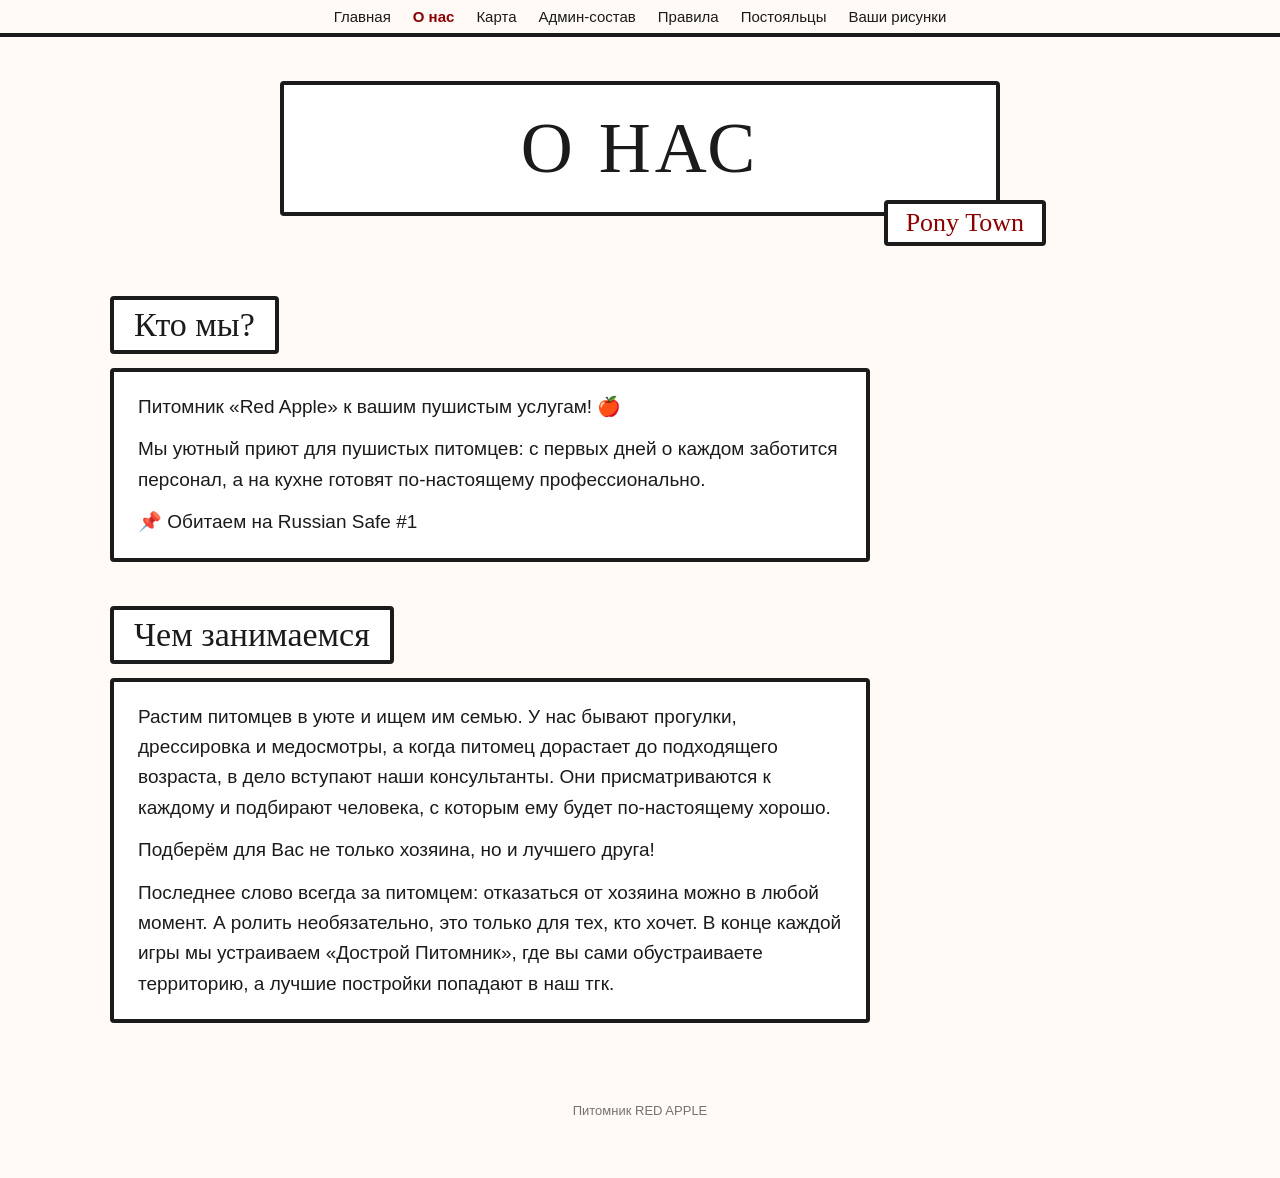
<file: about.html>
<!doctype html>
<html lang="ru">
<head>
<meta charset="utf-8">
<meta name="viewport" content="width=device-width, initial-scale=1">
<title>О нас — Питомник RED APPLE</title>
<link rel="stylesheet" href="style.css">
<style>
  /* ===== только для этой страницы ===== */
  .script { font-family: "Segoe Script", "Comic Sans MS", cursive; }

  /* заголовок с меткой Pony Town */
  .hero {
    position: relative;
    max-width: 720px;
    margin: 44px auto 80px;
    padding: 22px 20px;
    border: 4px solid var(--ink);
    border-radius: 4px;
    background: #fff;
    text-align: center;
  }
  .hero h1 {
    font-family: "Segoe Script", "Comic Sans MS", cursive;
    font-size: clamp(38px, 8vw, 72px);
    font-weight: 400;
    letter-spacing: 4px;
    text-transform: uppercase;
  }
  .hero .tag {
    position: absolute;
    right: -50px;
    bottom: -34px;
    padding: 4px 18px;
    border: 4px solid var(--ink);
    border-radius: 4px;
    background: #fff;
    color: var(--red);
    font-family: "Segoe Script", "Comic Sans MS", cursive;
    font-size: clamp(18px, 3vw, 26px);
  }

  /* блоки «заголовок + текст» */
  .block { max-width: 760px; margin-bottom: 44px; }

  .label {
    display: inline-block;
    padding: 6px 20px;
    margin-bottom: 14px;
    border: 4px solid var(--ink);
    border-radius: 4px;
    background: #fff;
    font-family: "Segoe Script", "Comic Sans MS", cursive;
    font-size: clamp(22px, 4vw, 34px);
    font-weight: 400;
  }

  .text {
    min-height: 110px;
    padding: 20px 24px;
    border: 4px solid var(--ink);
    border-radius: 4px;
    background: #fff;
    font-size: 19px;
    line-height: 1.6;
  }
  .text p + p { margin-top: 12px; }

  @media (max-width: 820px) {
    .hero .tag { right: -10px; }
  }
  @media (max-width: 480px) {
    .text { padding: 16px 16px; font-size: 17px; }
  }
</style>
</head>
<body>

<nav class="topbar">
  <a href="index.html">Главная</a>
  <a href="about.html" class="current">О нас</a>
  <a href="map.html">Карта</a>
  <a href="admins.html">Админ-состав</a>
  <a href="rules.html">Правила</a>
  <a href="residents.html">Постояльцы</a>
  <a href="art.html">Ваши рисунки</a>
</nav>

<div class="wrap">

  <header class="hero">
    <h1>О нас</h1>
    <span class="tag">Pony Town</span>
  </header>

  <section class="block">
    <h2 class="label">Кто мы?</h2>
    <div class="text">
      <p>Питомник «Red Apple» к вашим пушистым услугам! 🍎</p>
      <p>Мы уютный приют для пушистых питомцев: с первых дней о каждом заботится персонал, а на кухне готовят по-настоящему профессионально.</p>
      <p>📌 Обитаем на Russian Safe #1</p>
    </div>
  </section>

  <section class="block">
    <h2 class="label">Чем занимаемся</h2>
    <div class="text">
      <p>Растим питомцев в уюте и ищем им семью. У нас бывают прогулки, дрессировка и медосмотры, а когда питомец дорастает до подходящего возраста, в дело вступают наши консультанты. Они присматриваются к каждому и подбирают человека, с которым ему будет по-настоящему хорошо.</p>
      <p>Подберём для Вас не только хозяина, но и лучшего друга!</p>
      <p>Последнее слово всегда за питомцем: отказаться от хозяина можно в любой момент. А ролить необязательно, это только для тех, кто хочет. В конце каждой игры мы устраиваем «Дострой Питомник», где вы сами обустраиваете территорию, а лучшие постройки попадают в наш тгк.</p>
    </div>
  </section>

  <footer>Питомник RED APPLE</footer>
</div>

</body>
</html>
</file>
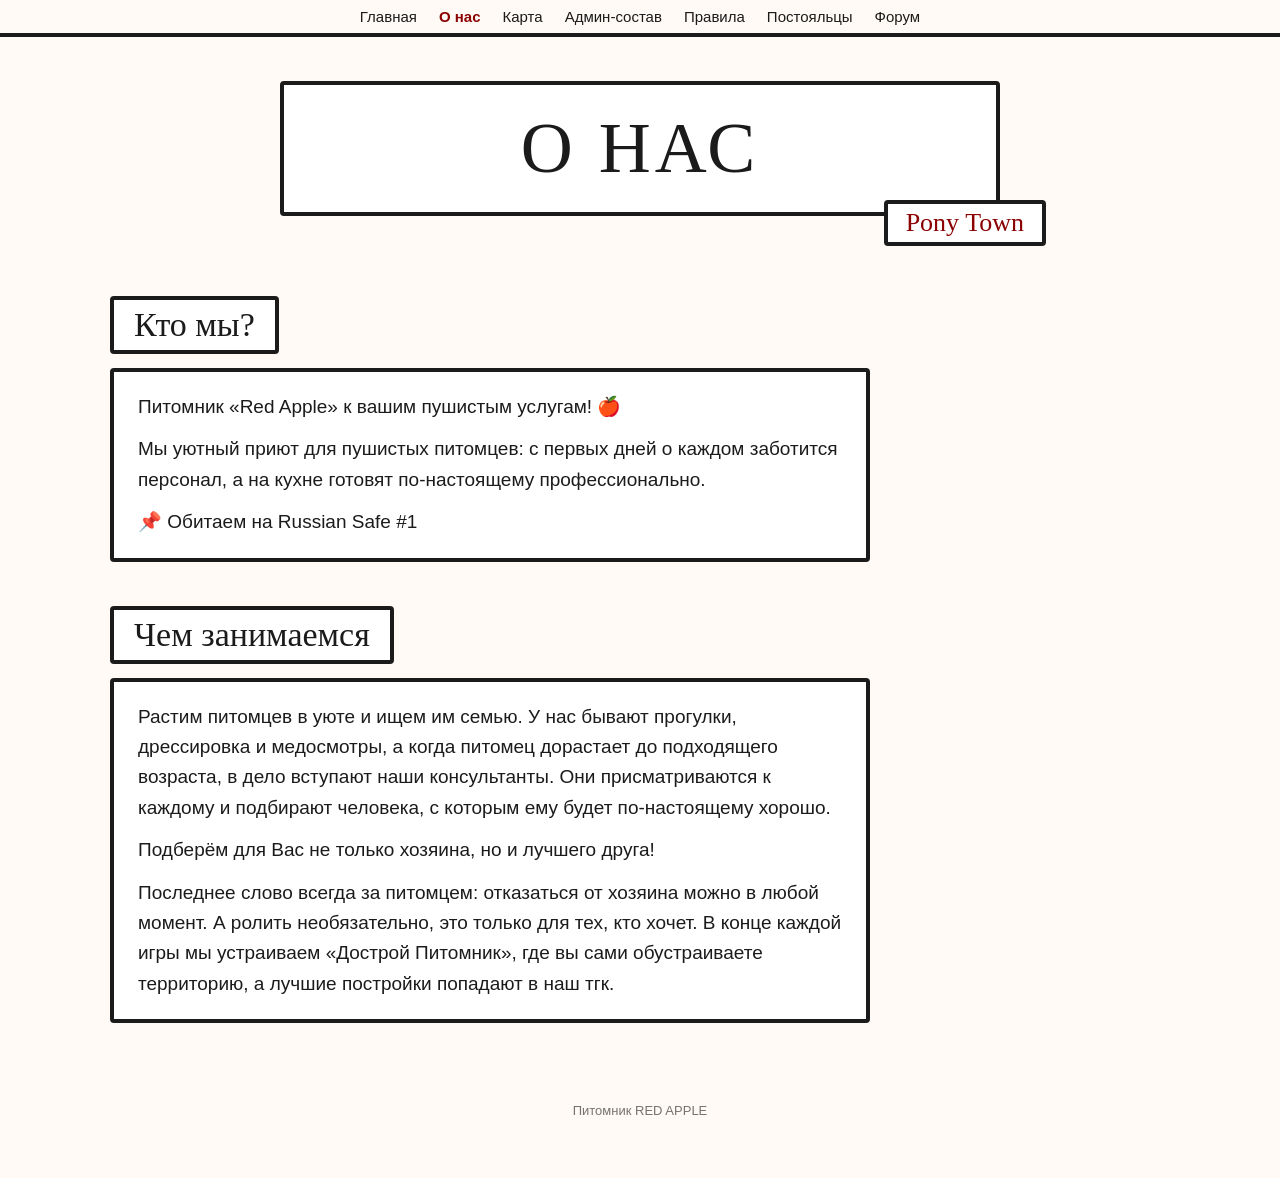
<file: About.html>
<!doctype html>
<html lang="ru">
<head>
<meta charset="utf-8">
<meta name="viewport" content="width=device-width, initial-scale=1">
<title>О нас — Питомник RED APPLE</title>
<link rel="stylesheet" href="style.css">
<style>
  /* ===== только для этой страницы ===== */
  .script { font-family: "Segoe Script", "Comic Sans MS", cursive; }

  /* заголовок с меткой Pony Town */
  .hero {
    position: relative;
    max-width: 720px;
    margin: 44px auto 80px;
    padding: 22px 20px;
    border: 4px solid var(--ink);
    border-radius: 4px;
    background: #fff;
    text-align: center;
  }
  .hero h1 {
    font-family: "Segoe Script", "Comic Sans MS", cursive;
    font-size: clamp(38px, 8vw, 72px);
    font-weight: 400;
    letter-spacing: 4px;
    text-transform: uppercase;
  }
  .hero .tag {
    position: absolute;
    right: -50px;
    bottom: -34px;
    padding: 4px 18px;
    border: 4px solid var(--ink);
    border-radius: 4px;
    background: #fff;
    color: var(--red);
    font-family: "Segoe Script", "Comic Sans MS", cursive;
    font-size: clamp(18px, 3vw, 26px);
  }

  /* блоки «заголовок + текст» */
  .block { max-width: 760px; margin-bottom: 44px; }

  .label {
    display: inline-block;
    padding: 6px 20px;
    margin-bottom: 14px;
    border: 4px solid var(--ink);
    border-radius: 4px;
    background: #fff;
    font-family: "Segoe Script", "Comic Sans MS", cursive;
    font-size: clamp(22px, 4vw, 34px);
    font-weight: 400;
  }

  .text {
    min-height: 110px;
    padding: 20px 24px;
    border: 4px solid var(--ink);
    border-radius: 4px;
    background: #fff;
    font-size: 19px;
    line-height: 1.6;
  }
  .text p + p { margin-top: 12px; }

  @media (max-width: 820px) {
    .hero .tag { right: -10px; }
  }
  @media (max-width: 480px) {
    .text { padding: 16px 16px; font-size: 17px; }
  }
</style>
</head>
<body>

<nav class="topbar">
  <a href="index.html">Главная</a>
  <a href="about.html" class="current">О нас</a>
  <a href="map.html">Карта</a>
  <a href="admins.html">Админ-состав</a>
  <a href="rules.html">Правила</a>
  <a href="residents.html">Постояльцы</a>
  <a href="forum.html">Форум</a>
</nav>

<div class="wrap">

  <header class="hero">
    <h1>О нас</h1>
    <span class="tag">Pony Town</span>
  </header>

  <section class="block">
    <h2 class="label">Кто мы?</h2>
    <div class="text">
        <p>Питомник «Red Apple» к вашим пушистым услугам! 🍎</p>
        <p>Мы уютный приют для пушистых питомцев: с первых дней о каждом заботится персонал, а на кухне готовят по-настоящему профессионально.</p>
        <p>📌 Обитаем на Russian Safe #1</p>
      </div>
  </section>

  <section class="block">
    <h2 class="label">Чем занимаемся</h2>
    <div class="text">
        <p>Растим питомцев в уюте и ищем им семью. У нас бывают прогулки, дрессировка и медосмотры, а когда питомец дорастает до подходящего возраста, в дело вступают наши консультанты. Они присматриваются к каждому и подбирают человека, с которым ему будет по-настоящему хорошо.</p>
        <p>Подберём для Вас не только хозяина, но и лучшего друга!</p>
        <p>Последнее слово всегда за питомцем: отказаться от хозяина можно в любой момент. А ролить необязательно, это только для тех, кто хочет. В конце каждой игры мы устраиваем «Дострой Питомник», где вы сами обустраиваете территорию, а лучшие постройки попадают в наш тгк.</p>
      </div>
  </section>

  <footer>Питомник RED APPLE</footer>
</div>

</body>
</html>
</file>
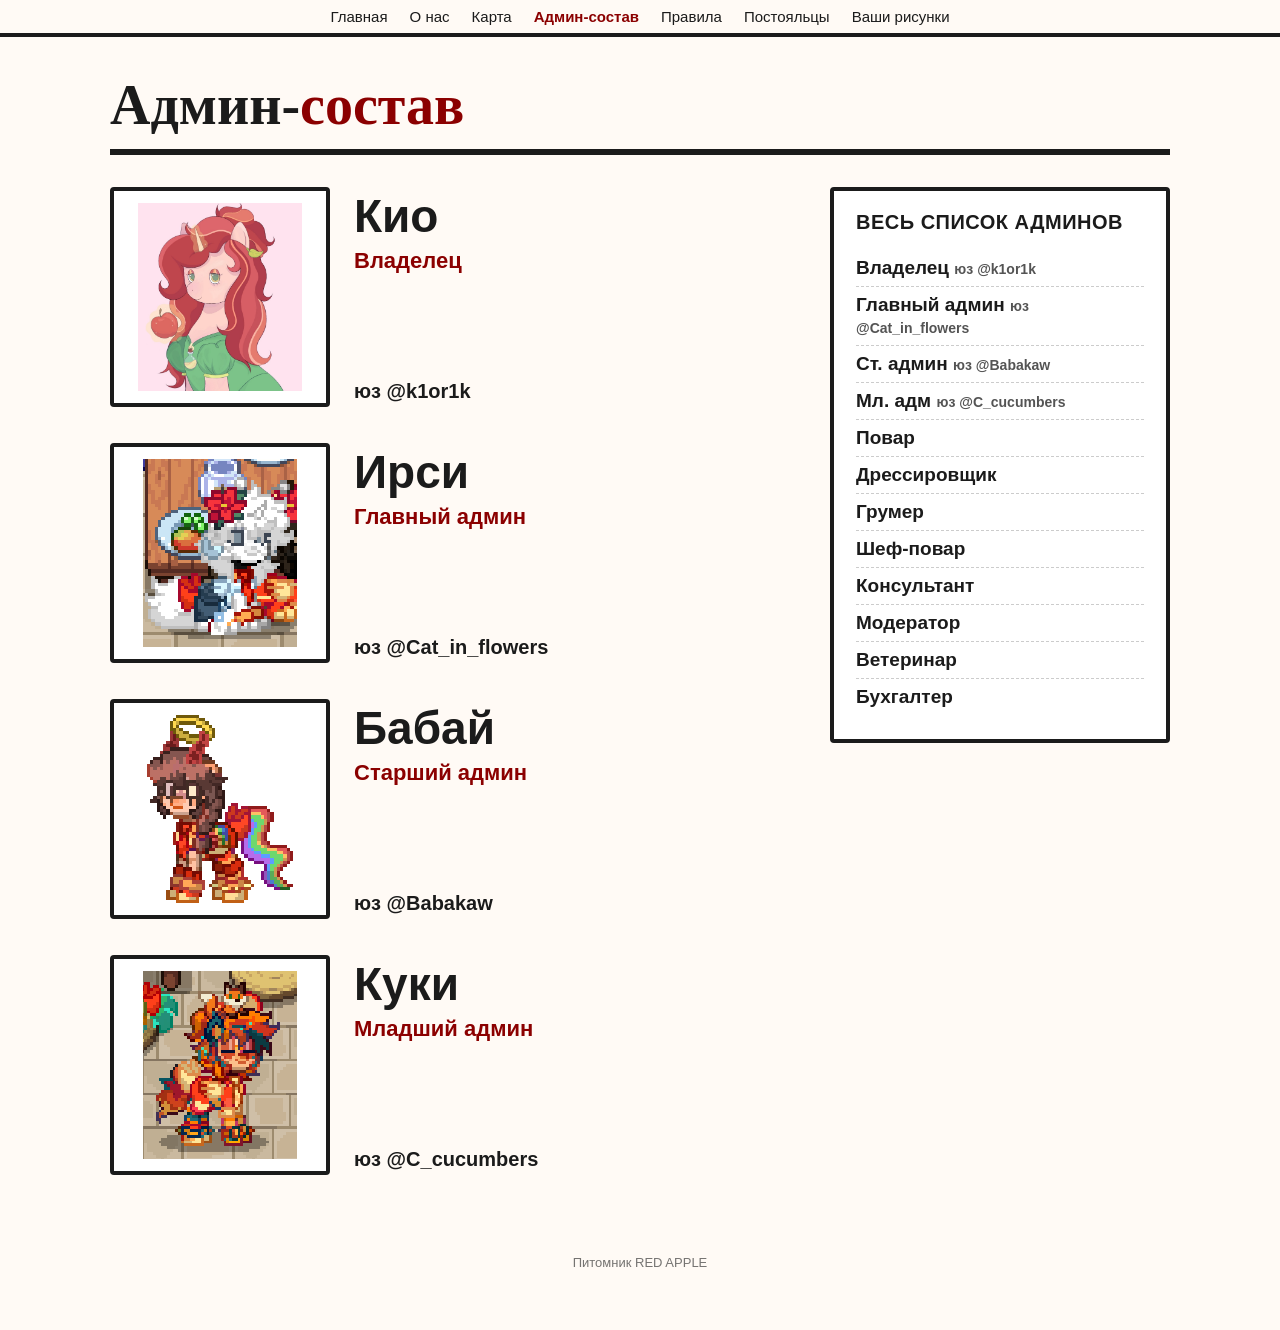
<file: admins.html>
<!doctype html>
<html lang="ru">
<head>
<meta charset="utf-8">
<meta name="viewport" content="width=device-width, initial-scale=1">
<title>Админ-состав — Питомник RED APPLE</title>
<link rel="stylesheet" href="style.css">
<style>
  /* ===== только для этой страницы ===== */
  .layout {
    display: grid;
    grid-template-columns: 1fr 340px;
    gap: 40px;
    align-items: start;
  }

  /* --- карточки --- */
  .cards { display: flex; flex-direction: column; gap: 36px; }

  .card { display: flex; gap: 24px; }

  .skin {
    width: 220px;
    aspect-ratio: 1;
    flex-shrink: 0;
    border: 4px solid var(--ink);
    border-radius: 4px;
    display: flex;
    align-items: center;
    justify-content: center;
    text-align: center;
    padding: 12px;
    font-size: 14px;
    background: #fff;
  }
  .skin img {
    width: 100%;
    height: 100%;
    object-fit: contain;
    image-rendering: pixelated; /* чтобы пиксельный скин не мылился */
  }

  .info {
    display: flex;
    flex-direction: column;
    justify-content: space-between;
    padding: 4px 0;
  }
  .name { font-size: clamp(30px, 5vw, 46px); font-weight: 800; line-height: 1.1; }
  .role { font-size: 22px; color: var(--red); font-weight: 600; margin-top: 6px; }
  .tag  { font-size: 20px; font-weight: 600; }

  /* --- список справа --- */
  .all {
    border: 4px solid var(--ink);
    border-radius: 4px;
    padding: 20px 22px 24px;
    background: #fff;
  }
  .all h2 {
    font-size: 20px;
    text-transform: uppercase;
    margin-bottom: 16px;
    letter-spacing: .5px;
  }
  .all ul { list-style: none; }
  .all li {
    font-size: 19px;
    font-weight: 700;
    padding: 7px 0;
    border-bottom: 1px dashed rgba(0,0,0,.2);
  }
  .all li:last-child { border-bottom: none; }
  .all li small { font-size: 14px; font-weight: 600; opacity: .75; }

  /* --- телефоны --- */
  @media (max-width: 820px) {
    .layout { grid-template-columns: 1fr; }
  }
  @media (max-width: 480px) {
    .card { flex-direction: column; }
    .skin { width: 100%; max-width: 260px; }
    .info { gap: 10px; }
  }
</style>
</head>
<body>

<nav class="topbar">
  <a href="index.html">Главная</a>
  <a href="about.html">О нас</a>
  <a href="map.html">Карта</a>
  <a href="admins.html" class="current">Админ-состав</a>
  <a href="rules.html">Правила</a>
  <a href="residents.html">Постояльцы</a>
  <a href="art.html">Ваши рисунки</a>
</nav>

<div class="wrap">

  <h1 class="page-title">Админ-<span>состав</span></h1>

  <div class="layout">

    <!-- ===== ТРИ КАРТОЧКИ ===== -->
    <section class="cards">

      <!-- Чтобы вставить скин: замени строку <div class="skin">...</div> на
           <div class="skin"><img src="skins/kio.png" alt="Кио"></div> -->

      <article class="card">
        <div class="skin"><img src="kio.png" alt="Кио" style="image-rendering:auto"></div>
        <div class="info">
          <div>
            <div class="name">Кио</div>
            <div class="role">Владелец</div>
          </div>
          <div class="tag">юз @k1or1k</div>
        </div>
      </article>

      <article class="card">
        <div class="skin"><img src="irsi.png" alt="Ирси"></div>
        <div class="info">
          <div>
            <div class="name">Ирси</div>
            <div class="role">Главный админ</div>
          </div>
          <div class="tag">юз @Cat_in_flowers</div>
        </div>
      </article>

      <article class="card">
        <div class="skin"><img src="babai.png" alt="Бабай"></div>
        <div class="info">
          <div>
            <div class="name">Бабай</div>
            <div class="role">Старший админ</div>
          </div>
          <div class="tag">юз @Babakaw</div>
        </div>
      </article>

      <article class="card">
        <div class="skin"><img src="kuki.png" alt="Куки"></div>
        <div class="info">
          <div>
            <div class="name">Куки</div>
            <div class="role">Младший админ</div>
          </div>
          <div class="tag">юз @C_cucumbers</div>
        </div>
      </article>

    </section>

    <!-- ===== ВЕСЬ СПИСОК ===== -->
    <aside class="all">
      <h2>Весь список админов</h2>
      <ul>
        <li>Владелец <small>юз @k1or1k</small></li>
        <li>Главный админ <small>юз @Cat_in_flowers</small></li>
        <li>Ст. админ <small>юз @Babakaw</small></li>
        <li>Мл. адм <small>юз @C_cucumbers</small></li>
        <li>Повар</li>
        <li>Дрессировщик</li>
        <li>Грумер</li>
        <li>Шеф-повар</li>
        <li>Консультант</li>
        <li>Модератор</li>
        <li>Ветеринар</li>
        <li>Бухгалтер</li>
      </ul>
    </aside>

  </div>

  <footer>Питомник RED APPLE</footer>
</div>

</body>
</html>
</file>
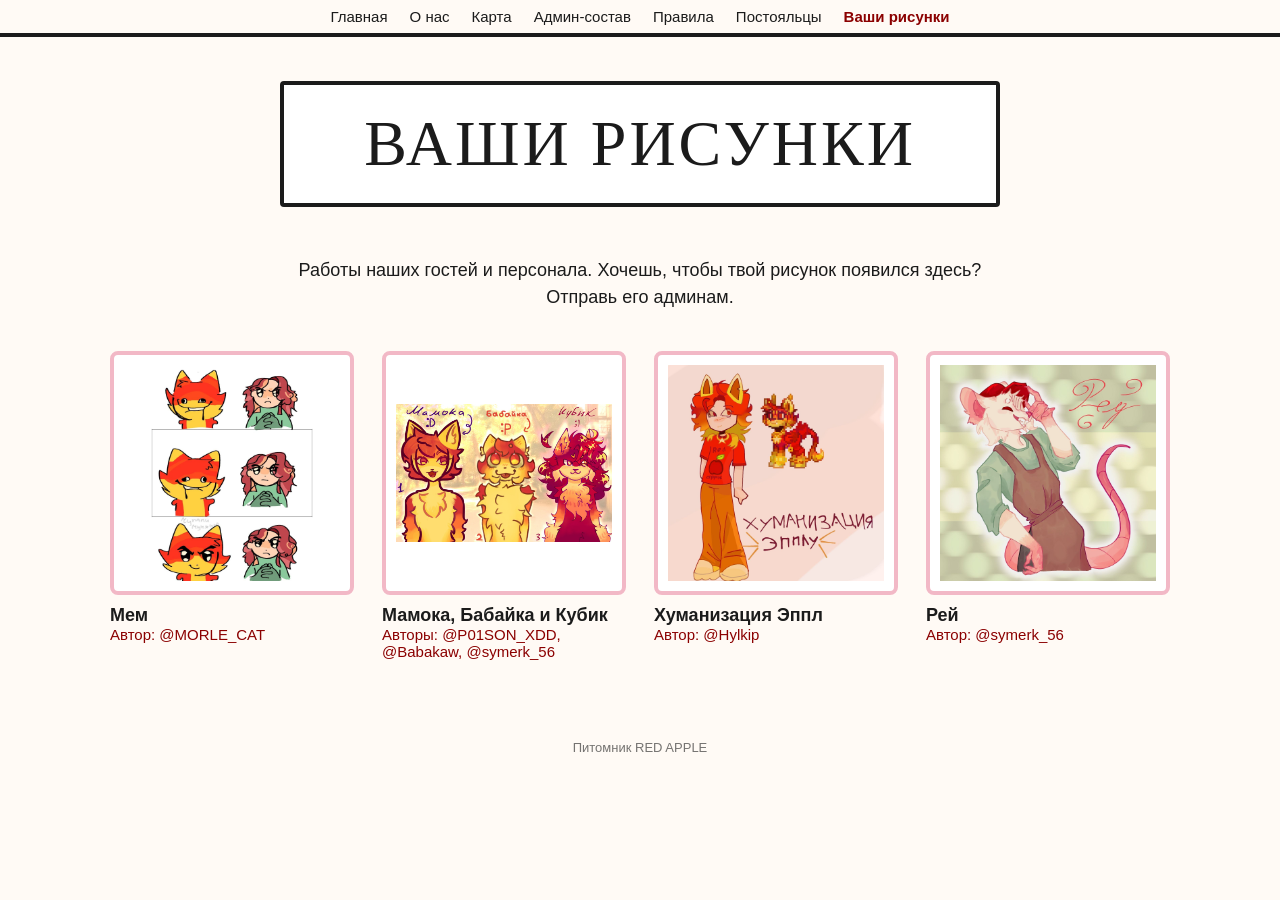
<file: art.html>
<!doctype html>
<html lang="ru">
<head>
<meta charset="utf-8">
<meta name="viewport" content="width=device-width, initial-scale=1">
<title>Ваши рисунки — Питомник RED APPLE</title>
<link rel="stylesheet" href="style.css">
<style>
  /* ===== только для этой страницы ===== */

  /* заголовок */
  .hero {
    max-width: 720px;
    margin: 44px auto 50px;
    padding: 22px 20px;
    border: 4px solid var(--ink);
    border-radius: 4px;
    background: #fff;
    text-align: center;
  }
  .hero h1 {
    font-family: "Segoe Script", "Comic Sans MS", cursive;
    font-size: clamp(34px, 7vw, 64px);
    font-weight: 400;
    letter-spacing: 3px;
    text-transform: uppercase;
  }
  .lead {
    max-width: 720px;
    margin: 0 auto 40px;
    text-align: center;
    font-size: 18px;
    line-height: 1.5;
  }

  /* сетка рисунков */
  .gallery {
    display: grid;
    grid-template-columns: repeat(auto-fill, minmax(240px, 1fr));
    gap: 34px 28px;
  }

  .art { display: flex; flex-direction: column; gap: 10px; }

  .frame {
    aspect-ratio: 1;
    border: 4px solid var(--pink);
    border-radius: 8px;
    background: #fff;
    display: flex;
    align-items: center;
    justify-content: center;
    text-align: center;
    padding: 10px;
    font-size: 15px;
    overflow: hidden;
  }
  .frame img {
    width: 100%;
    height: 100%;
    object-fit: contain;
    cursor: zoom-in;
  }

  .art .title { font-weight: 700; font-size: 18px; }
  .art .author { color: var(--red); font-size: 15px; }

  /* просмотр по клику */
  .lightbox {
    display: none;
    position: fixed;
    inset: 0;
    background: rgba(0,0,0,.85);
    z-index: 100;
    align-items: center;
    justify-content: center;
    padding: 20px;
    cursor: zoom-out;
  }
  .lightbox.show { display: flex; }
  .lightbox img { max-width: 100%; max-height: 100%; border-radius: 6px; }
</style>
</head>
<body>

<nav class="topbar">
  <a href="index.html">Главная</a>
  <a href="about.html">О нас</a>
  <a href="map.html">Карта</a>
  <a href="admins.html">Админ-состав</a>
  <a href="rules.html">Правила</a>
  <a href="residents.html">Постояльцы</a>
  <a href="art.html" class="current">Ваши рисунки</a>
</nav>

<div class="wrap">

  <header class="hero">
    <h1>Ваши рисунки</h1>
  </header>

  <p class="lead">Работы наших гостей и персонала. Хочешь, чтобы твой рисунок появился здесь? Отправь его админам.</p>

  <!--
    КАК ДОБАВИТЬ РИСУНОК:
    1. Положи картинку в папку art (например art/kio.png).
    2. Скопируй один из блоков <figure class="art"> ниже и вставь в конец галереи.
    3. Замени строку <div class="frame">...</div> на:
         <div class="frame"><img src="art/kio.png" alt="Название"></div>
    4. Поменяй название и автора.
    Совет: картинки лучше до 1 МБ, чтобы сайт грузился быстро.
  -->

  <main class="gallery">

    <figure class="art">
      <div class="frame"><img src="art1.jpg" alt="Рисунок 1"></div>
      <figcaption>
        <div class="title">Мем</div>
        <div class="author">Автор: @MORLE_CAT</div>
      </figcaption>
    </figure>

    <figure class="art">
      <div class="frame"><img src="art2.jpg" alt="Мамока, Бабайка и Кубик"></div>
      <figcaption>
        <div class="title">Мамока, Бабайка и Кубик</div>
        <div class="author">Авторы: @P01SON_XDD, @Babakaw, @symerk_56</div>
      </figcaption>
    </figure>

    <figure class="art">
      <div class="frame"><img src="art3.jpg" alt="Хуманизация Эппл"></div>
      <figcaption>
        <div class="title">Хуманизация Эппл</div>
        <div class="author">Автор: @Hylkip</div>
      </figcaption>
    </figure>

    <figure class="art">
      <div class="frame"><img src="art4.jpg" alt="Рей"></div>
      <figcaption>
        <div class="title">Рей</div>
        <div class="author">Автор: @symerk_56</div>
      </figcaption>
    </figure>

  </main>

  <footer>Питомник RED APPLE</footer>
</div>

<!-- окно просмотра -->
<div class="lightbox" id="lightbox"><img alt=""></div>

<script>
  // Клик по рисунку открывает его крупно, клик по тёмному фону закрывает
  const box = document.getElementById('lightbox');
  const big = box.querySelector('img');
  document.querySelectorAll('.frame img').forEach(img => {
    img.addEventListener('click', () => {
      big.src = img.src;
      box.classList.add('show');
    });
  });
  box.addEventListener('click', () => box.classList.remove('show'));
</script>

</body>
</html>
</file>
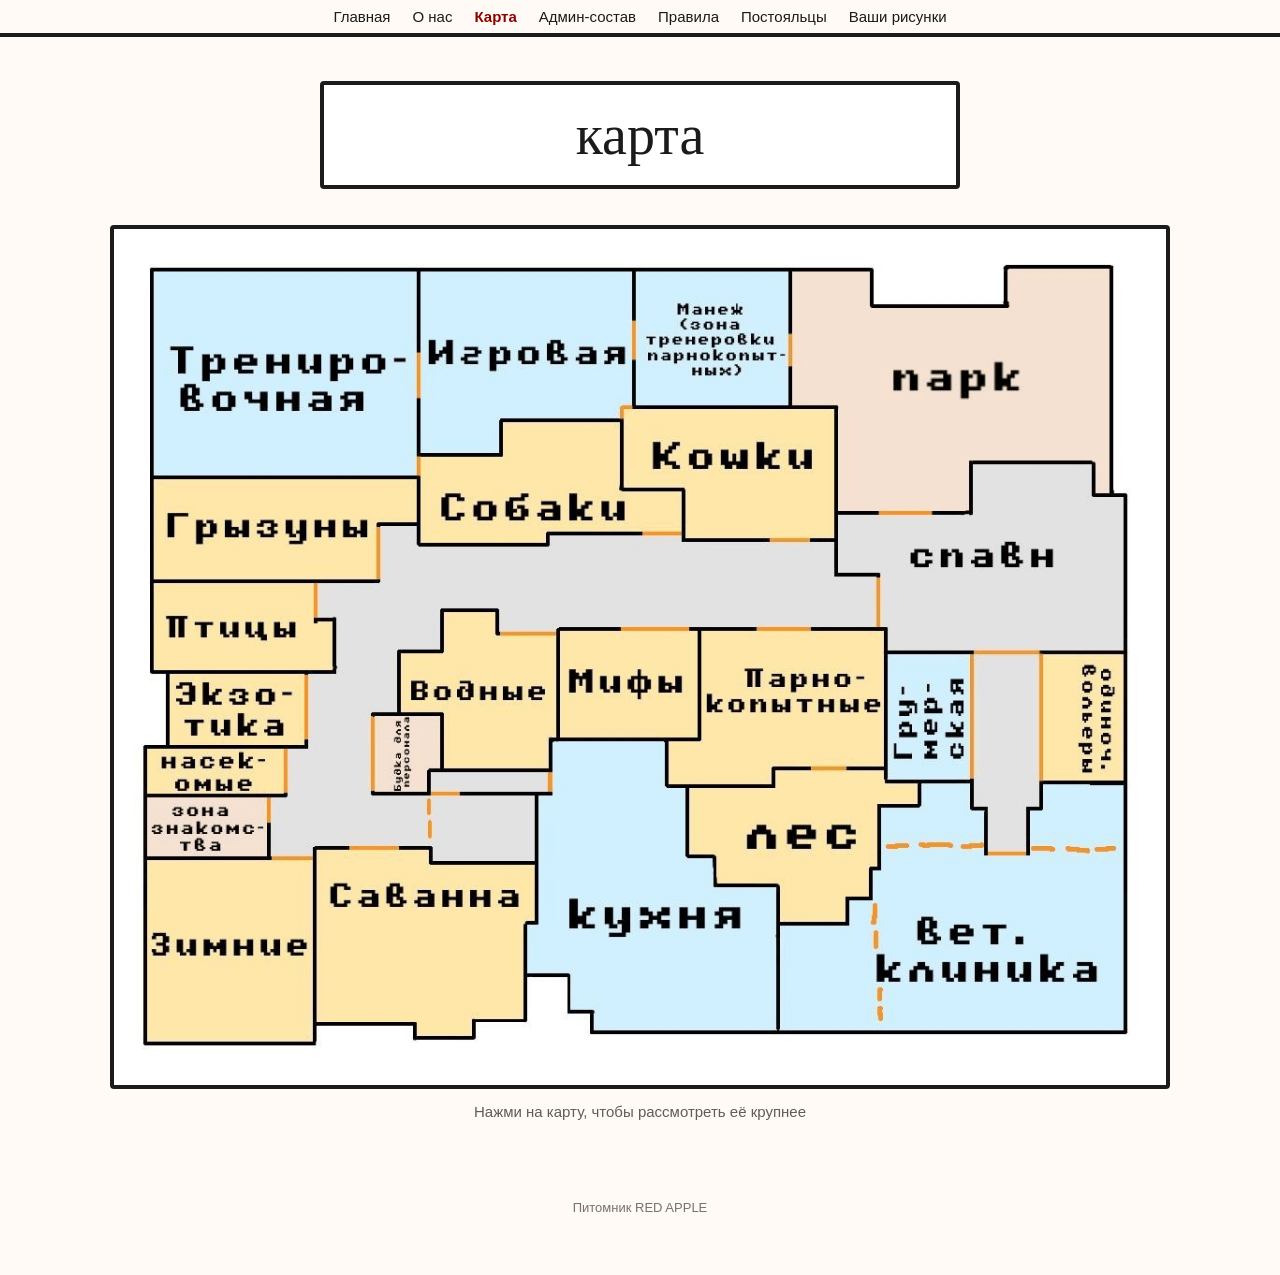
<file: map.html>
<!doctype html>
<html lang="ru">
<head>
<meta charset="utf-8">
<meta name="viewport" content="width=device-width, initial-scale=1">
<title>Карта — Питомник RED APPLE</title>
<link rel="stylesheet" href="style.css">
<style>
  /* ===== только для этой страницы ===== */

  /* заголовок */
  .hero {
    max-width: 640px;
    margin: 44px auto 36px;
    padding: 18px 20px;
    border: 4px solid var(--ink);
    border-radius: 4px;
    background: #fff;
    text-align: center;
  }
  .hero h1 {
    font-family: "Segoe Script", "Comic Sans MS", cursive;
    font-size: clamp(32px, 6vw, 56px);
    font-weight: 400;
    text-transform: lowercase;
  }

  /* рамка с картой */
  .map-frame {
    border: 4px solid var(--ink);
    border-radius: 4px;
    background: #fff;
    padding: 20px;
    display: flex;
    justify-content: center;
  }
  .map-frame img {
    display: block;
    width: 100%;
    max-width: 1081px;
    height: auto;
    cursor: zoom-in;
  }

  .hint {
    text-align: center;
    margin-top: 14px;
    font-size: 15px;
    opacity: .7;
  }

  /* просмотр по клику */
  .lightbox {
    display: none;
    position: fixed;
    inset: 0;
    background: rgba(0,0,0,.88);
    z-index: 100;
    align-items: center;
    justify-content: center;
    padding: 16px;
    cursor: zoom-out;
    overflow: auto;
  }
  .lightbox.show { display: flex; }
  .lightbox img {
    max-width: none;
    width: min(1400px, 100%);
    height: auto;
    border-radius: 4px;
    background: #fff;
  }

  @media (max-width: 480px) {
    .map-frame { padding: 10px; }
  }
</style>
</head>
<body>

<nav class="topbar">
  <a href="index.html">Главная</a>
  <a href="about.html">О нас</a>
  <a href="map.html" class="current">Карта</a>
  <a href="admins.html">Админ-состав</a>
  <a href="rules.html">Правила</a>
  <a href="residents.html">Постояльцы</a>
  <a href="art.html">Ваши рисунки</a>
</nav>

<div class="wrap">

  <header class="hero">
    <h1>карта</h1>
  </header>

  <main>
    <div class="map-frame">
      <img id="map" src="map.png" alt="Карта питомника RED APPLE">
    </div>
    <p class="hint">Нажми на карту, чтобы рассмотреть её крупнее</p>
  </main>

  <footer>Питомник RED APPLE</footer>
</div>

<!-- окно просмотра -->
<div class="lightbox" id="lightbox"><img src="map.png" alt="Карта питомника RED APPLE"></div>

<script>
  // Клик по карте открывает её крупно, клик по тёмному фону закрывает
  const box = document.getElementById('lightbox');
  document.getElementById('map').addEventListener('click', () => box.classList.add('show'));
  box.addEventListener('click', () => box.classList.remove('show'));
</script>

</body>
</html>
</file>
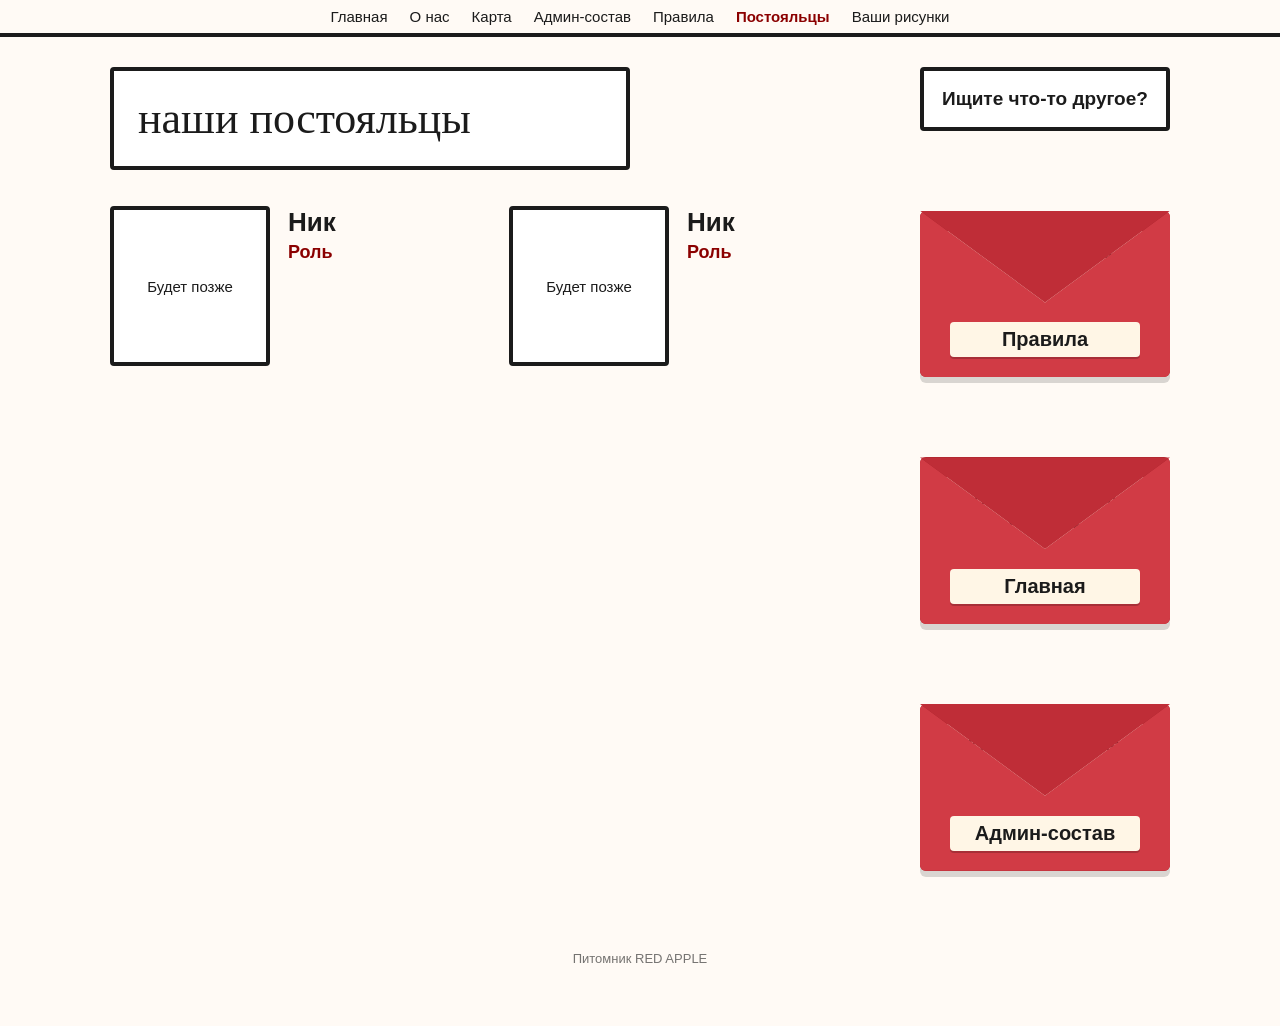
<file: residents.html>
<!doctype html>
<html lang="ru">
<head>
<meta charset="utf-8">
<meta name="viewport" content="width=device-width, initial-scale=1">
<title>Постояльцы — Питомник RED APPLE</title>
<link rel="stylesheet" href="style.css">
<style>
  /* ===== только для этой страницы ===== */
  .layout {
    display: grid;
    grid-template-columns: 1fr 250px;
    gap: 40px;
    align-items: start;
    margin-top: 30px;
  }

  /* --- заголовок --- */
  .hero {
    max-width: 520px;
    margin-bottom: 36px;
    padding: 22px 24px;
    border: 4px solid var(--ink);
    border-radius: 4px;
    background: #fff;
  }
  .hero h1 {
    font-family: "Segoe Script", "Comic Sans MS", cursive;
    font-size: clamp(28px, 5vw, 44px);
    font-weight: 400;
    text-transform: lowercase;
  }

  /* --- карточки --- */
  .cards {
    display: grid;
    grid-template-columns: repeat(auto-fill, minmax(320px, 1fr));
    gap: 30px 28px;
  }
  .card { display: flex; gap: 18px; }

  .pic {
    width: 160px;
    aspect-ratio: 1;
    flex-shrink: 0;
    border: 4px solid var(--ink);
    border-radius: 4px;
    background: #fff;
    display: flex;
    align-items: center;
    justify-content: center;
    text-align: center;
    padding: 10px;
    font-size: 15px;
    overflow: hidden;
  }
  .pic img {
    width: 100%;
    height: 100%;
    object-fit: contain;
    image-rendering: pixelated; /* чтобы пиксельные картинки не мылились */
  }

  .info { padding-top: 2px; }
  .nick { font-size: 26px; font-weight: 800; line-height: 1.15; word-break: break-word; }
  .role { font-size: 18px; color: var(--red); font-weight: 600; margin-top: 4px; }

  /* --- правая колонка --- */
  .side {
    display: flex;
    flex-direction: column;
    gap: 80px;
  }
  .ask {
    padding: 16px 18px;
    border: 4px solid var(--ink);
    border-radius: 4px;
    background: #fff;
    font-size: 19px;
    font-weight: 700;
    line-height: 1.25;
  }
  .side .env .label { font-size: 20px; }

  /* --- телефоны --- */
  @media (max-width: 860px) {
    .layout { grid-template-columns: 1fr; }
    .side { display: grid; grid-template-columns: repeat(2, 1fr); gap: 80px 20px; }
    .side .ask { grid-column: 1 / -1; }
  }
  @media (max-width: 480px) {
    .card { flex-direction: column; }
    .pic { width: 100%; max-width: 220px; }
    .side { grid-template-columns: 1fr; }
  }
</style>
</head>
<body>

<nav class="topbar">
  <a href="index.html">Главная</a>
  <a href="about.html">О нас</a>
  <a href="map.html">Карта</a>
  <a href="admins.html">Админ-состав</a>
  <a href="rules.html">Правила</a>
  <a href="residents.html" class="current">Постояльцы</a>
  <a href="art.html">Ваши рисунки</a>
</nav>

<div class="wrap">
  <div class="layout">

    <!-- ===== ЛЕВАЯ ЧАСТЬ ===== -->
    <main>

      <header class="hero">
        <h1>наши постояльцы</h1>
      </header>

      <!--
        КАК ДОБАВИТЬ ПОСТОЯЛЬЦА:
        1. Скопируй один блок <article class="card">...</article> и вставь в конец списка.
        2. Замени строку <div class="pic">...</div> на:
             <div class="pic"><img src="residents/nick.png" alt="Ник"></div>
           (картинку положи в папку residents)
        3. Поменяй ник и роль.
      -->

      <section class="cards">

        <article class="card">
          <div class="pic">Будет позже</div>
          <div class="info">
            <div class="nick">Ник</div>
            <div class="role">Роль</div>
          </div>
        </article>

        <article class="card">
          <div class="pic">Будет позже</div>
          <div class="info">
            <div class="nick">Ник</div>
            <div class="role">Роль</div>
          </div>
        </article>

      </section>

    </main>

    <!-- ===== ПРАВАЯ КОЛОНКА ===== -->
    <aside class="side">

      <div class="ask">Ищите что-то другое?</div>

      <a class="env" href="rules.html">
        <div class="back"></div>
        <div class="letter">Что можно, а что нельзя</div>
        <div class="front"></div>
        <div class="flap"></div>
        <span class="label">Правила</span>
      </a>

      <a class="env" href="index.html">
        <div class="back"></div>
        <div class="letter">Назад на главную страницу</div>
        <div class="front"></div>
        <div class="flap"></div>
        <span class="label">Главная</span>
      </a>

      <a class="env" href="admins.html">
        <div class="back"></div>
        <div class="letter">Кто за что отвечает</div>
        <div class="front"></div>
        <div class="flap"></div>
        <span class="label">Админ-состав</span>
      </a>

    </aside>

  </div>

  <footer>Питомник RED APPLE</footer>
</div>

<script>
  // На телефонах нет наведения: первое касание открывает конверт, второе — переходит по ссылке
  if (window.matchMedia('(hover: none)').matches) {
    const envs = document.querySelectorAll('.env');
    envs.forEach(env => {
      env.addEventListener('click', e => {
        if (!env.classList.contains('open')) {
          e.preventDefault();
          envs.forEach(x => x.classList.remove('open'));
          env.classList.add('open');
        }
      });
    });
  }
</script>

</body>
</html>
</file>
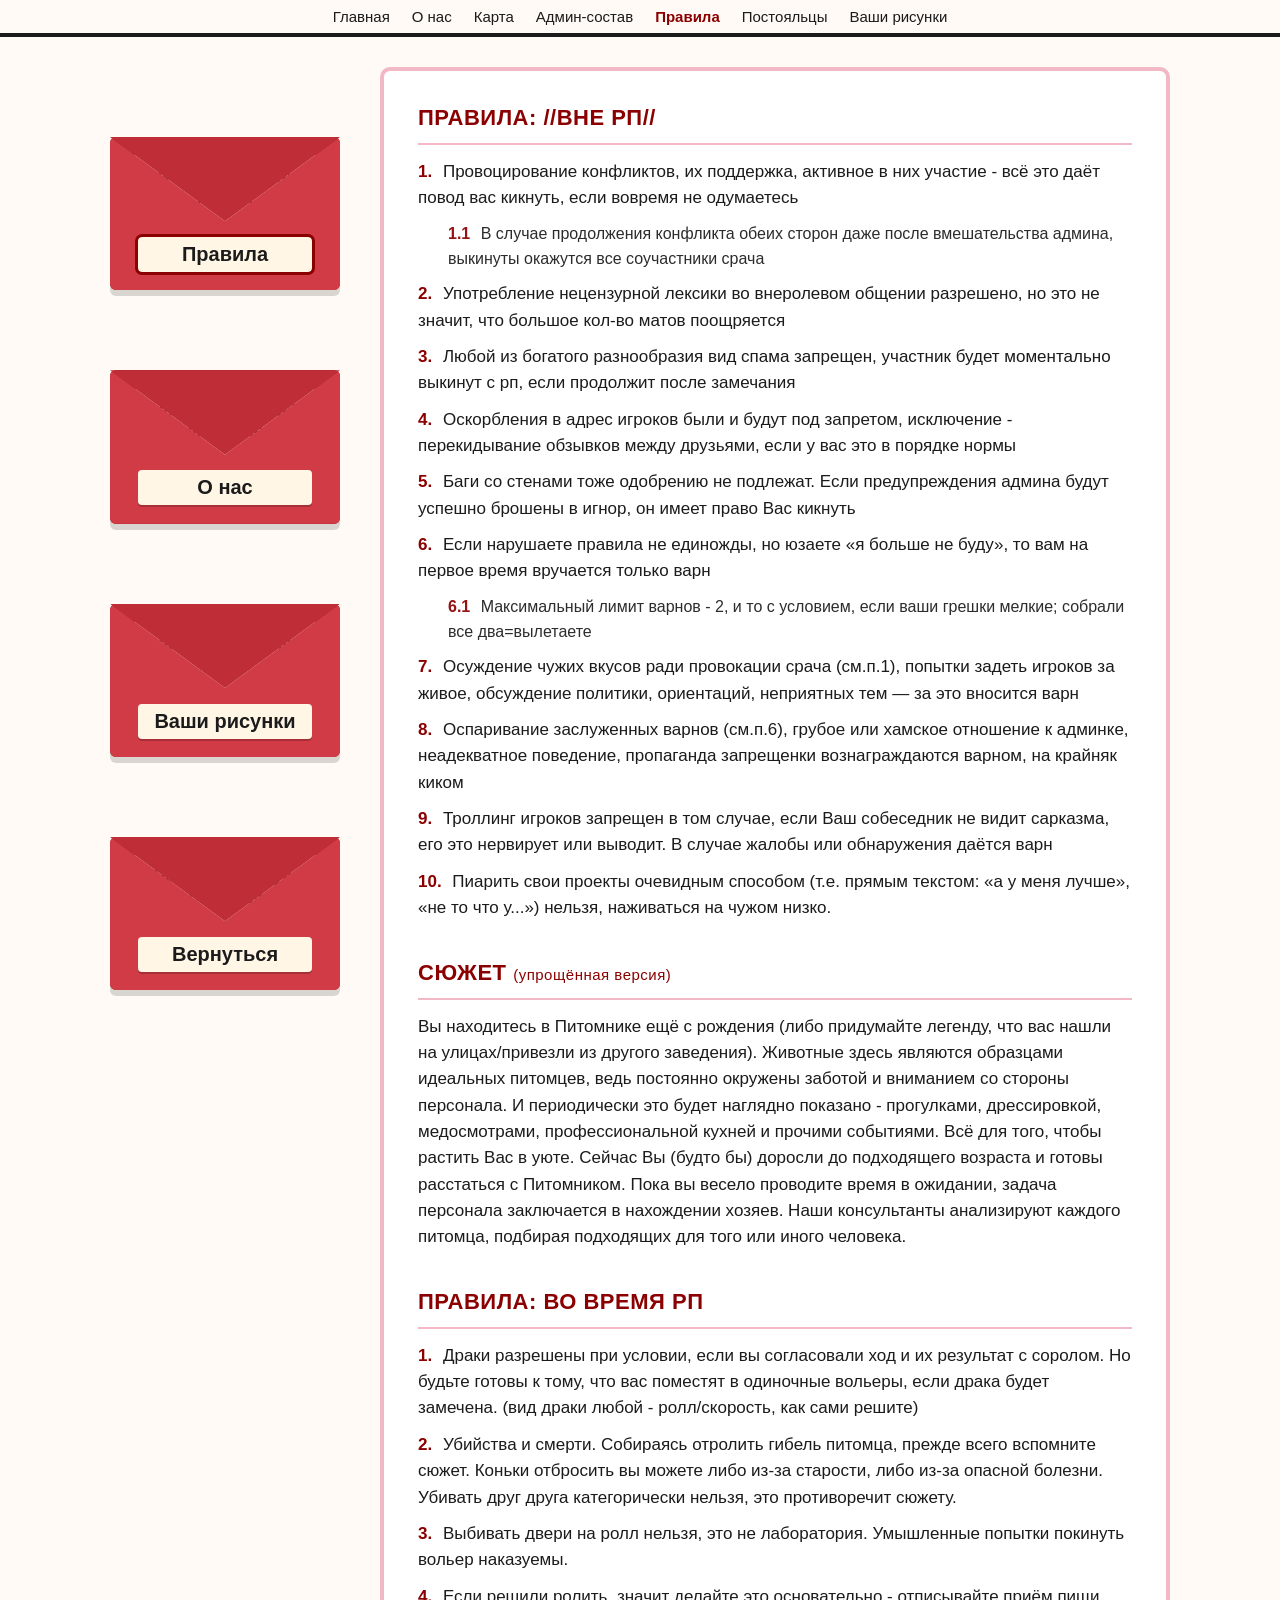
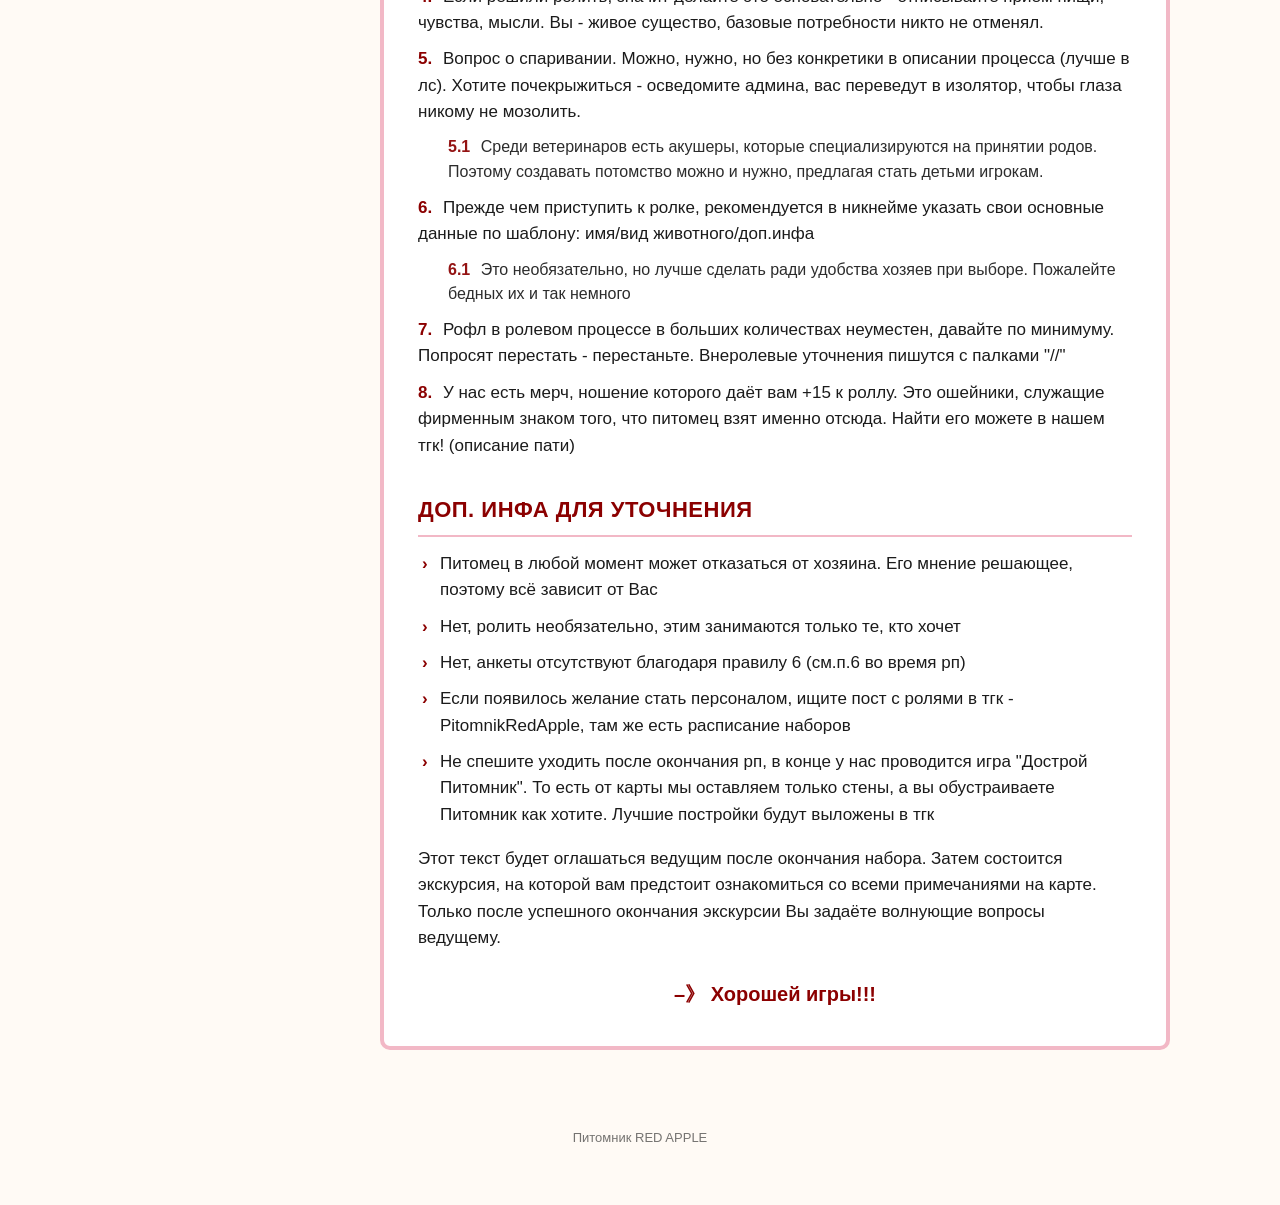
<file: rules.html>
<!doctype html>
<html lang="ru">
<head>
<meta charset="utf-8">
<meta name="viewport" content="width=device-width, initial-scale=1">
<title>Правила — Питомник RED APPLE</title>
<link rel="stylesheet" href="style.css">
<style>
  /* ===== только для этой страницы ===== */
  .layout {
    display: grid;
    grid-template-columns: 230px 1fr;
    gap: 40px;
    align-items: start;
    margin-top: 30px;
  }

  /* колонка с конвертами */
  .side {
    display: flex;
    flex-direction: column;
    gap: 80px;
    padding-top: 70px; /* место, куда выезжает письмо у верхнего конверта */
  }
  .side .env .label { font-size: 20px; }

  /* рамка с правилами */
  .rules {
    border: 4px solid var(--pink);
    border-radius: 10px;
    background: #fff;
    padding: 30px 34px 36px;
    font-size: 17px;
    line-height: 1.55;
  }
  .rules h2 {
    font-size: 22px;
    color: var(--red);
    text-transform: uppercase;
    letter-spacing: .5px;
    margin: 34px 0 14px;
    padding-bottom: 8px;
    border-bottom: 2px solid var(--pink);
  }
  .rules h2:first-child { margin-top: 0; }
  .rules h2 small { font-size: 15px; text-transform: none; font-weight: 500; }

  .rule { margin: 10px 0; }
  .rule b { color: var(--red); margin-right: 6px; }
  .rule.sub { margin-left: 30px; font-size: 16px; opacity: .92; }

  .notes { list-style: none; }
  .notes li { margin: 10px 0; padding-left: 22px; position: relative; }
  .notes li::before { content: "›"; position: absolute; left: 4px; color: var(--red); font-weight: 700; }

  .final { margin-top: 28px; font-weight: 700; font-size: 20px; text-align: center; color: var(--red); }

  /* телефоны */
  @media (max-width: 820px) {
    .layout { grid-template-columns: 1fr; }
    .side { display: grid; grid-template-columns: repeat(2, 1fr); gap: 80px 20px; }
  }
  @media (max-width: 480px) {
    .rules { padding: 22px 18px 28px; font-size: 16px; }
    .rule.sub { margin-left: 16px; }
  }
</style>
</head>
<body>

<nav class="topbar">
  <a href="index.html">Главная</a>
  <a href="about.html">О нас</a>
  <a href="map.html">Карта</a>
  <a href="admins.html">Админ-состав</a>
  <a href="rules.html" class="current">Правила</a>
  <a href="residents.html">Постояльцы</a>
  <a href="art.html">Ваши рисунки</a>
</nav>

<div class="wrap">
  <div class="layout">

    <!-- ===== КОНВЕРТЫ СЛЕВА ===== -->
    <aside class="side">

      <a class="env here" href="rules.html">
        <div class="back"></div>
        <div class="letter">Что можно, а что нельзя</div>
        <div class="front"></div>
        <div class="flap"></div>
        <span class="label">Правила</span>
      </a>

      <a class="env" href="about.html">
        <div class="back"></div>
        <div class="letter">Кто мы и чем живёт наш питомник</div>
        <div class="front"></div>
        <div class="flap"></div>
        <span class="label">О нас</span>
      </a>

      <a class="env" href="art.html">
        <div class="back"></div>
        <div class="letter">Галерея работ наших гостей</div>
        <div class="front"></div>
        <div class="flap"></div>
        <span class="label">Ваши рисунки</span>
      </a>

      <a class="env" href="index.html">
        <div class="back"></div>
        <div class="letter">Назад на главную страницу</div>
        <div class="front"></div>
        <div class="flap"></div>
        <span class="label">Вернуться</span>
      </a>

    </aside>

    <!-- ===== ТЕКСТ ПРАВИЛ ===== -->
    <main class="rules">

      <h2>Правила: //вне рп//</h2>

      <p class="rule"><b>1.</b> Провоцирование конфликтов, их поддержка, активное в них участие - всё это даёт повод вас кикнуть, если вовремя не одумаетесь</p>
      <p class="rule sub"><b>1.1</b> В случае продолжения конфликта обеих сторон даже после вмешательства админа, выкинуты окажутся все соучастники срача</p>
      <p class="rule"><b>2.</b> Употребление нецензурной лексики во внеролевом общении разрешено, но это не значит, что большое кол-во матов поощряется</p>
      <p class="rule"><b>3.</b> Любой из богатого разнообразия вид спама запрещен, участник будет моментально выкинут с рп, если продолжит после замечания</p>
      <p class="rule"><b>4.</b> Оскорбления в адрес игроков были и будут под запретом, исключение - перекидывание обзывков между друзьями, если у вас это в порядке нормы</p>
      <p class="rule"><b>5.</b> Баги со стенами тоже одобрению не подлежат. Если предупреждения админа будут успешно брошены в игнор, он имеет право Вас кикнуть</p>
      <p class="rule"><b>6.</b> Если нарушаете правила не единожды, но юзаете «я больше не буду», то вам на первое время вручается только варн</p>
      <p class="rule sub"><b>6.1</b> Максимальный лимит варнов - 2, и то с условием, если ваши грешки мелкие; собрали все два=вылетаете</p>
      <p class="rule"><b>7.</b> Осуждение чужих вкусов ради провокации срача (см.п.1), попытки задеть игроков за живое, обсуждение политики, ориентаций, неприятных тем — за это вносится варн</p>
      <p class="rule"><b>8.</b> Оспаривание заслуженных варнов (см.п.6), грубое или хамское отношение к админке, неадекватное поведение, пропаганда запрещенки вознаграждаются варном, на крайняк киком</p>
      <p class="rule"><b>9.</b> Троллинг игроков запрещен в том случае, если Ваш собеседник не видит сарказма, его это нервирует или выводит. В случае жалобы или обнаружения даётся варн</p>
      <p class="rule"><b>10.</b> Пиарить свои проекты очевидным способом (т.е. прямым текстом: «а у меня лучше», «не то что у...») нельзя, наживаться на чужом низко.</p>

      <h2>Сюжет <small>(упрощённая версия)</small></h2>

      <p>Вы находитесь в Питомнике ещё с рождения (либо придумайте легенду, что вас нашли на улицах/привезли из другого заведения). Животные здесь являются образцами идеальных питомцев, ведь постоянно окружены заботой и вниманием со стороны персонала. И периодически это будет наглядно показано - прогулками, дрессировкой, медосмотрами, профессиональной кухней и прочими событиями. Всё для того, чтобы растить Вас в уюте. Сейчас Вы (будто бы) доросли до подходящего возраста и готовы расстаться с Питомником. Пока вы весело проводите время в ожидании, задача персонала заключается в нахождении хозяев. Наши консультанты анализируют каждого питомца, подбирая подходящих для того или иного человека.</p>

      <h2>Правила: во время рп</h2>

      <p class="rule"><b>1.</b> Драки разрешены при условии, если вы согласовали ход и их результат с соролом. Но будьте готовы к тому, что вас поместят в одиночные вольеры, если драка будет замечена. (вид драки любой - ролл/скорость, как сами решите)</p>
      <p class="rule"><b>2.</b> Убийства и смерти. Собираясь отролить гибель питомца, прежде всего вспомните сюжет. Коньки отбросить вы можете либо из-за старости, либо из-за опасной болезни. Убивать друг друга категорически нельзя, это противоречит сюжету.</p>
      <p class="rule"><b>3.</b> Выбивать двери на ролл нельзя, это не лаборатория. Умышленные попытки покинуть вольер наказуемы.</p>
      <p class="rule"><b>4.</b> Если решили ролить, значит делайте это основательно - отписывайте приём пищи, чувства, мысли. Вы - живое существо, базовые потребности никто не отменял.</p>
      <p class="rule"><b>5.</b> Вопрос о спаривании. Можно, нужно, но без конкретики в описании процесса (лучше в лс). Хотите почекрыжиться - осведомите админа, вас переведут в изолятор, чтобы глаза никому не мозолить.</p>
      <p class="rule sub"><b>5.1</b> Среди ветеринаров есть акушеры, которые специализируются на принятии родов. Поэтому создавать потомство можно и нужно, предлагая стать детьми игрокам.</p>
      <p class="rule"><b>6.</b> Прежде чем приступить к ролке, рекомендуется в никнейме указать свои основные данные по шаблону: имя/вид животного/доп.инфа</p>
      <p class="rule sub"><b>6.1</b> Это необязательно, но лучше сделать ради удобства хозяев при выборе. Пожалейте бедных их и так немного</p>
      <p class="rule"><b>7.</b> Рофл в ролевом процессе в больших количествах неуместен, давайте по минимуму. Попросят перестать - перестаньте. Внеролевые уточнения пишутся с палками "//"</p>
      <p class="rule"><b>8.</b> У нас есть мерч, ношение которого даёт вам +15 к роллу. Это ошейники, служащие фирменным знаком того, что питомец взят именно отсюда. Найти его можете в нашем тгк! (описание пати)</p>

      <h2>Доп. инфа для уточнения</h2>

      <ul class="notes">
        <li>Питомец в любой момент может отказаться от хозяина. Его мнение решающее, поэтому всё зависит от Вас</li>
        <li>Нет, ролить необязательно, этим занимаются только те, кто хочет</li>
        <li>Нет, анкеты отсутствуют благодаря правилу 6 (см.п.6 во время рп)</li>
        <li>Если появилось желание стать персоналом, ищите пост с ролями в тгк - PitomnikRedApple, там же есть расписание наборов</li>
        <li>Не спешите уходить после окончания рп, в конце у нас проводится игра "Дострой Питомник". То есть от карты мы оставляем только стены, а вы обустраиваете Питомник как хотите. Лучшие постройки будут выложены в тгк</li>
      </ul>

      <p style="margin-top:18px">Этот текст будет оглашаться ведущим после окончания набора. Затем состоится экскурсия, на которой вам предстоит ознакомиться со всеми примечаниями на карте. Только после успешного окончания экскурсии Вы задаёте волнующие вопросы ведущему.</p>

      <p class="final">–》 Хорошей игры!!!</p>

    </main>

  </div>

  <footer>Питомник RED APPLE</footer>
</div>

<script>
  // На телефонах нет наведения: первое касание открывает конверт, второе — переходит по ссылке
  if (window.matchMedia('(hover: none)').matches) {
    const envs = document.querySelectorAll('.env');
    envs.forEach(env => {
      env.addEventListener('click', e => {
        if (!env.classList.contains('open')) {
          e.preventDefault();
          envs.forEach(x => x.classList.remove('open'));
          env.classList.add('open');
        }
      });
    });
  }
</script>

</body>
</html>
</file>
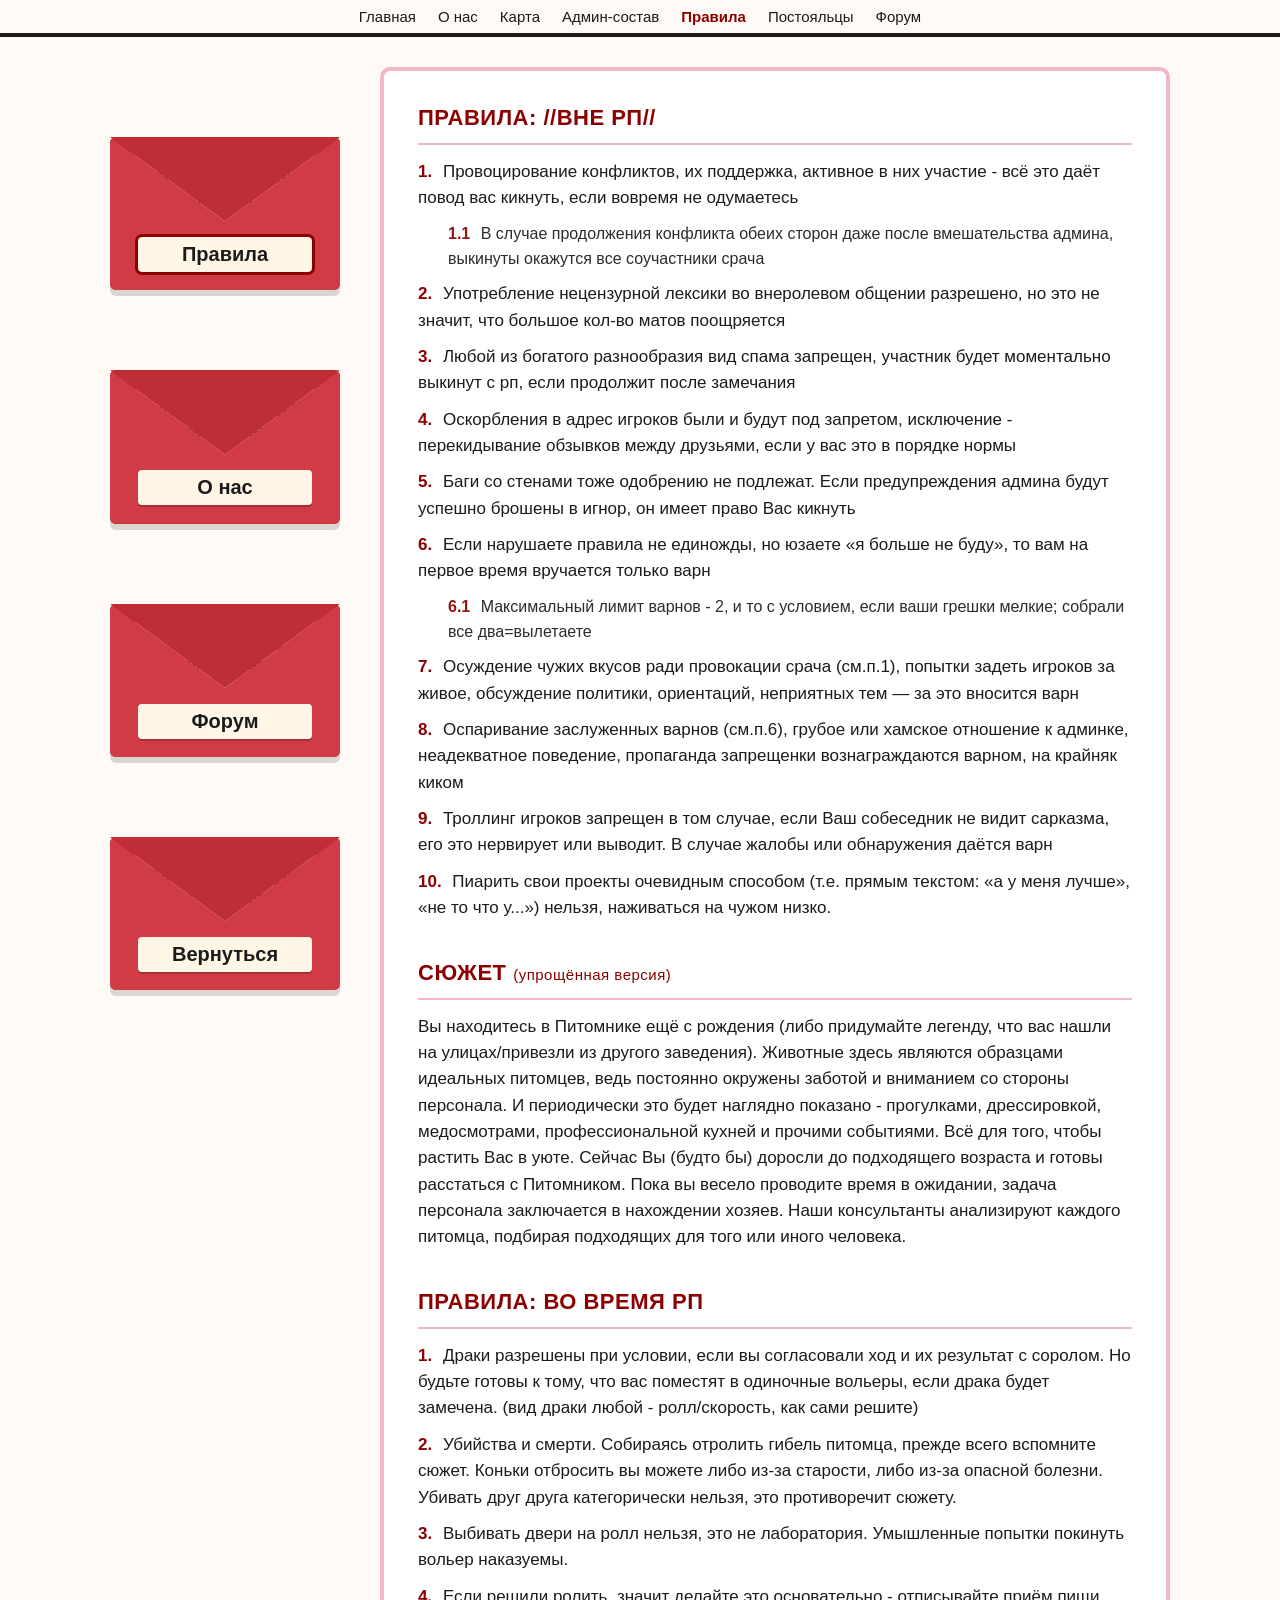
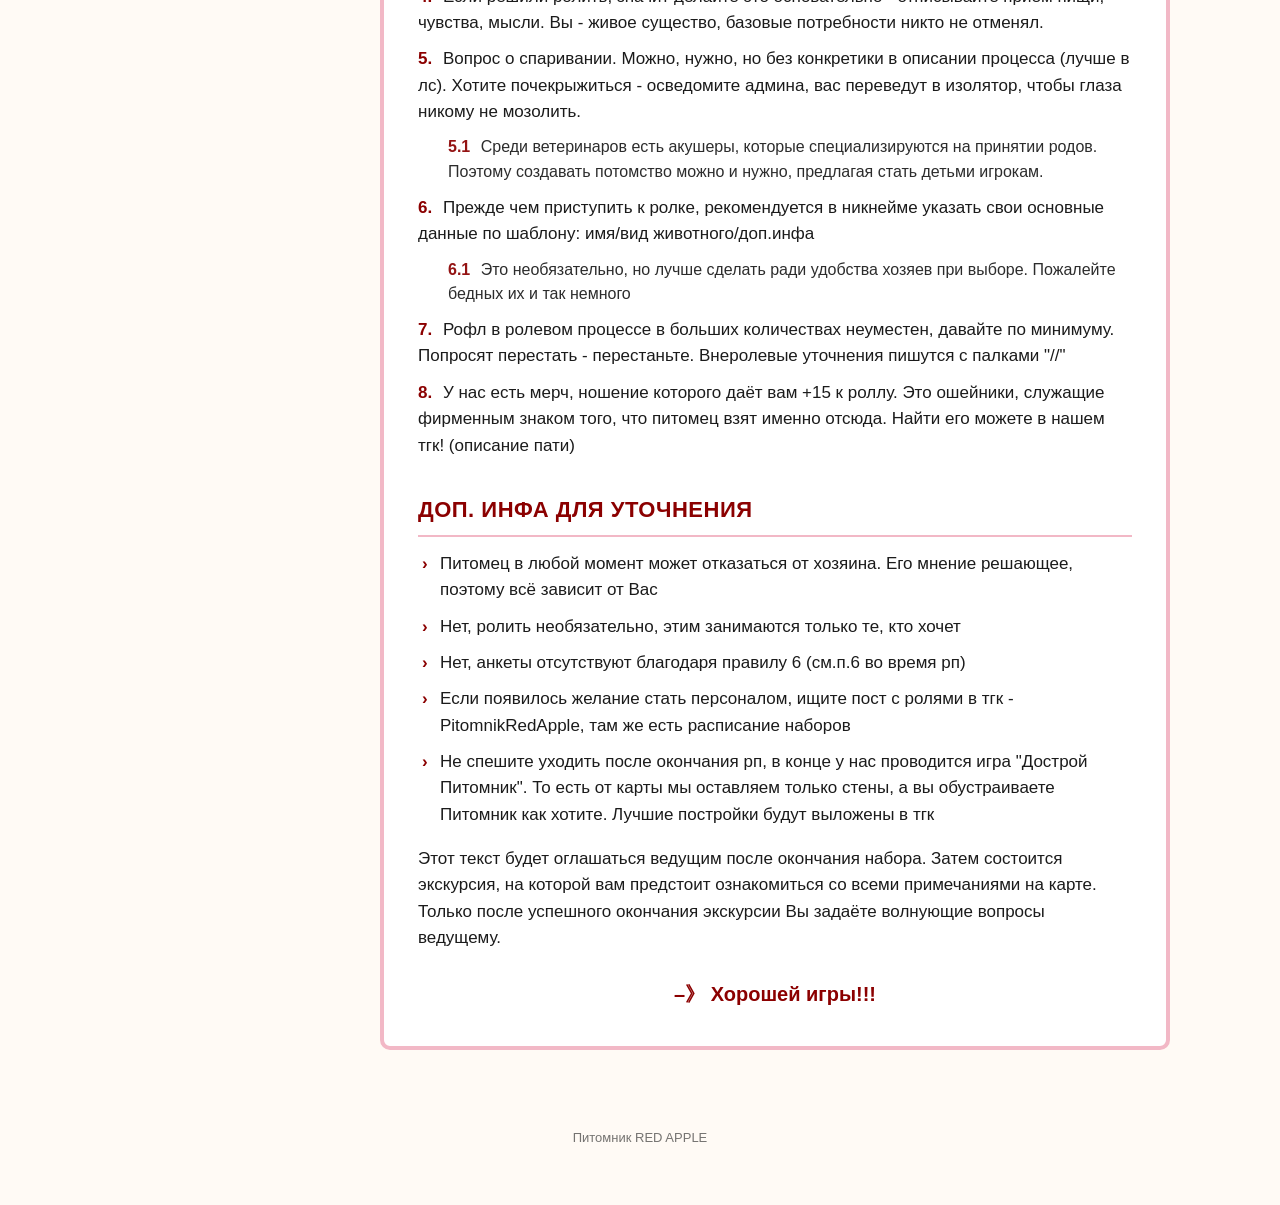
<file: Rules.html>
<!doctype html>
<html lang="ru">
<head>
<meta charset="utf-8">
<meta name="viewport" content="width=device-width, initial-scale=1">
<title>Правила — Питомник RED APPLE</title>
<link rel="stylesheet" href="style.css">
<style>
  /* ===== только для этой страницы ===== */
  .layout {
    display: grid;
    grid-template-columns: 230px 1fr;
    gap: 40px;
    align-items: start;
    margin-top: 30px;
  }

  /* колонка с конвертами */
  .side {
    display: flex;
    flex-direction: column;
    gap: 80px;
    padding-top: 70px; /* место, куда выезжает письмо у верхнего конверта */
  }
  .side .env .label { font-size: 20px; }

  /* рамка с правилами */
  .rules {
    border: 4px solid var(--pink);
    border-radius: 10px;
    background: #fff;
    padding: 30px 34px 36px;
    font-size: 17px;
    line-height: 1.55;
  }
  .rules h2 {
    font-size: 22px;
    color: var(--red);
    text-transform: uppercase;
    letter-spacing: .5px;
    margin: 34px 0 14px;
    padding-bottom: 8px;
    border-bottom: 2px solid var(--pink);
  }
  .rules h2:first-child { margin-top: 0; }
  .rules h2 small { font-size: 15px; text-transform: none; font-weight: 500; }

  .rule { margin: 10px 0; }
  .rule b { color: var(--red); margin-right: 6px; }
  .rule.sub { margin-left: 30px; font-size: 16px; opacity: .92; }

  .notes { list-style: none; }
  .notes li { margin: 10px 0; padding-left: 22px; position: relative; }
  .notes li::before { content: "›"; position: absolute; left: 4px; color: var(--red); font-weight: 700; }

  .final { margin-top: 28px; font-weight: 700; font-size: 20px; text-align: center; color: var(--red); }

  /* телефоны */
  @media (max-width: 820px) {
    .layout { grid-template-columns: 1fr; }
    .side { display: grid; grid-template-columns: repeat(2, 1fr); gap: 80px 20px; }
  }
  @media (max-width: 480px) {
    .rules { padding: 22px 18px 28px; font-size: 16px; }
    .rule.sub { margin-left: 16px; }
  }
</style>
</head>
<body>

<nav class="topbar">
  <a href="index.html">Главная</a>
  <a href="about.html">О нас</a>
  <a href="map.html">Карта</a>
  <a href="admins.html">Админ-состав</a>
  <a href="rules.html" class="current">Правила</a>
  <a href="residents.html">Постояльцы</a>
  <a href="forum.html">Форум</a>
</nav>

<div class="wrap">
  <div class="layout">

    <!-- ===== КОНВЕРТЫ СЛЕВА ===== -->
    <aside class="side">

      <a class="env here" href="rules.html">
        <div class="back"></div>
        <div class="letter">Что можно, а что нельзя</div>
        <div class="front"></div>
        <div class="flap"></div>
        <span class="label">Правила</span>
      </a>

      <a class="env" href="about.html">
        <div class="back"></div>
        <div class="letter">Кто мы и чем живёт наш питомник</div>
        <div class="front"></div>
        <div class="flap"></div>
        <span class="label">О нас</span>
      </a>

      <a class="env" href="forum.html">
        <div class="back"></div>
        <div class="letter">Общаемся без телеграма</div>
        <div class="front"></div>
        <div class="flap"></div>
        <span class="label">Форум</span>
      </a>

      <a class="env" href="index.html">
        <div class="back"></div>
        <div class="letter">Назад на главную страницу</div>
        <div class="front"></div>
        <div class="flap"></div>
        <span class="label">Вернуться</span>
      </a>

    </aside>

    <!-- ===== ТЕКСТ ПРАВИЛ ===== -->
    <main class="rules">

      <h2>Правила: //вне рп//</h2>

      <p class="rule"><b>1.</b> Провоцирование конфликтов, их поддержка, активное в них участие - всё это даёт повод вас кикнуть, если вовремя не одумаетесь</p>
      <p class="rule sub"><b>1.1</b> В случае продолжения конфликта обеих сторон даже после вмешательства админа, выкинуты окажутся все соучастники срача</p>
      <p class="rule"><b>2.</b> Употребление нецензурной лексики во внеролевом общении разрешено, но это не значит, что большое кол-во матов поощряется</p>
      <p class="rule"><b>3.</b> Любой из богатого разнообразия вид спама запрещен, участник будет моментально выкинут с рп, если продолжит после замечания</p>
      <p class="rule"><b>4.</b> Оскорбления в адрес игроков были и будут под запретом, исключение - перекидывание обзывков между друзьями, если у вас это в порядке нормы</p>
      <p class="rule"><b>5.</b> Баги со стенами тоже одобрению не подлежат. Если предупреждения админа будут успешно брошены в игнор, он имеет право Вас кикнуть</p>
      <p class="rule"><b>6.</b> Если нарушаете правила не единожды, но юзаете «я больше не буду», то вам на первое время вручается только варн</p>
      <p class="rule sub"><b>6.1</b> Максимальный лимит варнов - 2, и то с условием, если ваши грешки мелкие; собрали все два=вылетаете</p>
      <p class="rule"><b>7.</b> Осуждение чужих вкусов ради провокации срача (см.п.1), попытки задеть игроков за живое, обсуждение политики, ориентаций, неприятных тем — за это вносится варн</p>
      <p class="rule"><b>8.</b> Оспаривание заслуженных варнов (см.п.6), грубое или хамское отношение к админке, неадекватное поведение, пропаганда запрещенки вознаграждаются варном, на крайняк киком</p>
      <p class="rule"><b>9.</b> Троллинг игроков запрещен в том случае, если Ваш собеседник не видит сарказма, его это нервирует или выводит. В случае жалобы или обнаружения даётся варн</p>
      <p class="rule"><b>10.</b> Пиарить свои проекты очевидным способом (т.е. прямым текстом: «а у меня лучше», «не то что у...») нельзя, наживаться на чужом низко.</p>

      <h2>Сюжет <small>(упрощённая версия)</small></h2>

      <p>Вы находитесь в Питомнике ещё с рождения (либо придумайте легенду, что вас нашли на улицах/привезли из другого заведения). Животные здесь являются образцами идеальных питомцев, ведь постоянно окружены заботой и вниманием со стороны персонала. И периодически это будет наглядно показано - прогулками, дрессировкой, медосмотрами, профессиональной кухней и прочими событиями. Всё для того, чтобы растить Вас в уюте. Сейчас Вы (будто бы) доросли до подходящего возраста и готовы расстаться с Питомником. Пока вы весело проводите время в ожидании, задача персонала заключается в нахождении хозяев. Наши консультанты анализируют каждого питомца, подбирая подходящих для того или иного человека.</p>

      <h2>Правила: во время рп</h2>

      <p class="rule"><b>1.</b> Драки разрешены при условии, если вы согласовали ход и их результат с соролом. Но будьте готовы к тому, что вас поместят в одиночные вольеры, если драка будет замечена. (вид драки любой - ролл/скорость, как сами решите)</p>
      <p class="rule"><b>2.</b> Убийства и смерти. Собираясь отролить гибель питомца, прежде всего вспомните сюжет. Коньки отбросить вы можете либо из-за старости, либо из-за опасной болезни. Убивать друг друга категорически нельзя, это противоречит сюжету.</p>
      <p class="rule"><b>3.</b> Выбивать двери на ролл нельзя, это не лаборатория. Умышленные попытки покинуть вольер наказуемы.</p>
      <p class="rule"><b>4.</b> Если решили ролить, значит делайте это основательно - отписывайте приём пищи, чувства, мысли. Вы - живое существо, базовые потребности никто не отменял.</p>
      <p class="rule"><b>5.</b> Вопрос о спаривании. Можно, нужно, но без конкретики в описании процесса (лучше в лс). Хотите почекрыжиться - осведомите админа, вас переведут в изолятор, чтобы глаза никому не мозолить.</p>
      <p class="rule sub"><b>5.1</b> Среди ветеринаров есть акушеры, которые специализируются на принятии родов. Поэтому создавать потомство можно и нужно, предлагая стать детьми игрокам.</p>
      <p class="rule"><b>6.</b> Прежде чем приступить к ролке, рекомендуется в никнейме указать свои основные данные по шаблону: имя/вид животного/доп.инфа</p>
      <p class="rule sub"><b>6.1</b> Это необязательно, но лучше сделать ради удобства хозяев при выборе. Пожалейте бедных их и так немного</p>
      <p class="rule"><b>7.</b> Рофл в ролевом процессе в больших количествах неуместен, давайте по минимуму. Попросят перестать - перестаньте. Внеролевые уточнения пишутся с палками "//"</p>
      <p class="rule"><b>8.</b> У нас есть мерч, ношение которого даёт вам +15 к роллу. Это ошейники, служащие фирменным знаком того, что питомец взят именно отсюда. Найти его можете в нашем тгк! (описание пати)</p>

      <h2>Доп. инфа для уточнения</h2>

      <ul class="notes">
        <li>Питомец в любой момент может отказаться от хозяина. Его мнение решающее, поэтому всё зависит от Вас</li>
        <li>Нет, ролить необязательно, этим занимаются только те, кто хочет</li>
        <li>Нет, анкеты отсутствуют благодаря правилу 6 (см.п.6 во время рп)</li>
        <li>Если появилось желание стать персоналом, ищите пост с ролями в тгк - PitomnikRedApple, там же есть расписание наборов</li>
        <li>Не спешите уходить после окончания рп, в конце у нас проводится игра "Дострой Питомник". То есть от карты мы оставляем только стены, а вы обустраиваете Питомник как хотите. Лучшие постройки будут выложены в тгк</li>
      </ul>

      <p style="margin-top:18px">Этот текст будет оглашаться ведущим после окончания набора. Затем состоится экскурсия, на которой вам предстоит ознакомиться со всеми примечаниями на карте. Только после успешного окончания экскурсии Вы задаёте волнующие вопросы ведущему.</p>

      <p class="final">–》 Хорошей игры!!!</p>

    </main>

  </div>

  <footer>Питомник RED APPLE</footer>
</div>

<script>
  // На телефонах нет наведения: первое касание открывает конверт, второе — переходит по ссылке
  if (window.matchMedia('(hover: none)').matches) {
    const envs = document.querySelectorAll('.env');
    envs.forEach(env => {
      env.addEventListener('click', e => {
        if (!env.classList.contains('open')) {
          e.preventDefault();
          envs.forEach(x => x.classList.remove('open'));
          env.classList.add('open');
        }
      });
    });
  }
</script>

</body>
</html>
</file>
<file: style.css>
/* ===== ОБЩЕЕ ОФОРМЛЕНИЕ САЙТА RED APPLE ===== */

/* ЦВЕТА: меняй тут, поменяется на всех страницах, которые подключают этот файл */
:root {
  --bg: #fffaf5;
  --ink: #1b1b1b;
  --red: #8b0000;
  --paper: #fff6e6;
  --pink: #f2b8c6;
  --env-back: #a8242d;
  --env-front: #d13b45;
  --env-flap: #bf2d37;
  --env-flap-inside: #8f1d25;
}

* { box-sizing: border-box; margin: 0; padding: 0; }

body {
  background: var(--bg);
  color: var(--ink);
  font-family: "Segoe UI", Arial, sans-serif;
  min-height: 100vh;
}

/* верхняя полоска со ссылками */
.topbar {
  border-bottom: 4px solid var(--ink);
  padding: 8px 20px;
  display: flex;
  gap: 22px;
  flex-wrap: wrap;
  justify-content: center;
  font-size: 15px;
}
.topbar a { color: var(--ink); text-decoration: none; }
.topbar a:hover,
.topbar a.current { color: var(--red); font-weight: 700; }

.wrap { max-width: 1100px; margin: 0 auto; padding: 0 20px 60px; }

/* заголовок страницы */
.page-title {
  font-family: "Segoe Script", "Comic Sans MS", cursive;
  font-size: clamp(32px, 6vw, 56px);
  margin: 36px 0 32px;
  padding-bottom: 12px;
  border-bottom: 6px solid var(--ink);
}
.page-title span { color: var(--red); }

footer {
  text-align: center;
  margin-top: 80px;
  font-size: 13px;
  opacity: .6;
}

/* ===== КОНВЕРТЫ (кнопки) ===== */
.env {
  position: relative;
  display: block;
  aspect-ratio: 3 / 2;
  text-decoration: none;
  color: #fff;
  perspective: 900px;
  outline: none;
}
.env > * { position: absolute; }

.env .back {
  inset: 0;
  background: var(--env-back);
  border-radius: 6px;
  z-index: 0;
  box-shadow: 0 6px 0 rgba(0,0,0,.15);
}

/* письмо внутри */
.env .letter {
  left: 8%; right: 8%;
  top: 12%; bottom: 6%;
  background: var(--paper);
  color: var(--ink);
  border-radius: 4px;
  z-index: 1;
  padding: 12px 10px;
  font-family: "Segoe UI", Arial, sans-serif;
  font-size: 16px;
  font-weight: 600;
  line-height: 1.3;
  text-align: center;
  transition: transform .45s ease .15s;
  box-shadow: 0 2px 6px rgba(0,0,0,.2);
}

/* лицевая сторона с V-вырезом */
.env .front {
  inset: 0;
  background: var(--env-front);
  clip-path: polygon(0 0, 50% 55%, 100% 0, 100% 100%, 0 100%);
  border-radius: 6px;
  z-index: 2;
}

/* клапан */
.env .flap {
  left: 0; right: 0; top: 0;
  height: 55%;
  background: var(--env-flap);
  clip-path: polygon(0 0, 100% 0, 50% 100%);
  transform-origin: top center;
  transition: transform .45s ease, z-index 0s linear .2s, background .2s;
  z-index: 3;
  backface-visibility: visible;
}

/* надпись на конверте */
.env .label {
  left: 12%; right: 12%;
  bottom: 12%;
  padding: 6px 4px;
  background: var(--paper);
  color: var(--ink);
  border-radius: 4px;
  text-align: center;
  font-family: "Segoe UI", Arial, sans-serif;
  font-weight: 700;
  font-size: clamp(18px, 2.4vw, 26px);
  text-shadow: none;
  box-shadow: 0 2px 0 rgba(0,0,0,.2);
  z-index: 4;
}

/* открытие */
.env:hover,
.env:focus-visible,
.env.open { z-index: 10; }

.env:hover .flap,
.env:focus-visible .flap,
.env.open .flap {
  transform: rotateX(180deg);
  background: var(--env-flap-inside);
  z-index: 0;
}
.env:hover .letter,
.env:focus-visible .letter,
.env.open .letter {
  transform: translateY(-62%);
}
.env:hover .back,
.env:focus-visible .back,
.env.open .back {
  box-shadow: 0 6px 0 rgba(0,0,0,.25);
}

/* конверт текущей страницы */
.env.here .label { outline: 3px solid var(--red); }
</file>
